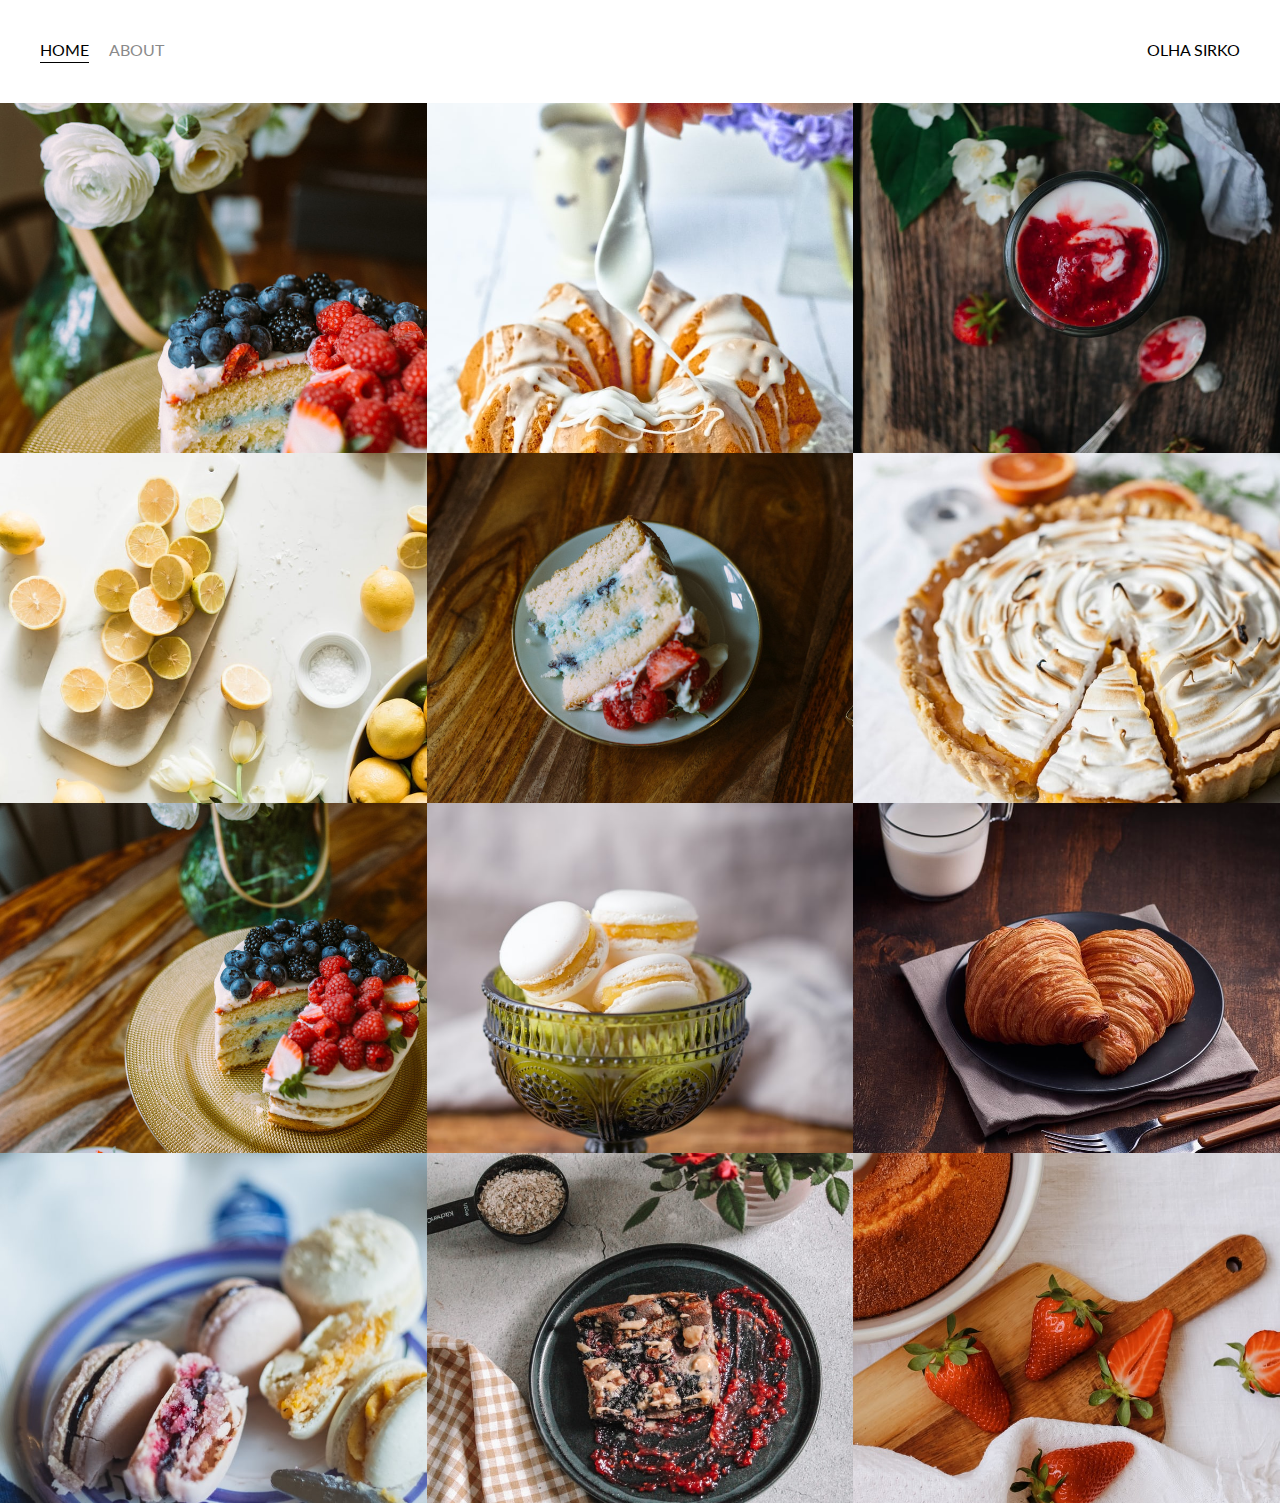
<file: index.html>
<!DOCTYPE html>
<html lang="en">
<head>
    <meta charset="UTF-8">
    <title>Gallery</title>
    <link rel="stylesheet" href="https://fonts.googleapis.com/css?family=Lato">
    <link href="https://fonts.googleapis.com/icon?family=Material+Icons" rel="stylesheet">
    <meta name="viewport" content="width=device-width, initial-scale=1.0">
    <link rel="stylesheet" href="styles.css">
</head>
<body>
<div class="container">
    <div class="navbar">
        <div class="left-side">
            <div class="hamburger" onclick="toggleClass()">
                <i class="material-icons">menu</i>
                <i class="material-icons hidden">close</i>
            </div>

            <div class="links">
                <div class="nav-link-wrapper active-nav-link">
                    <a href="index.html">Home</a>
                </div>

                <div class="nav-link-wrapper">
                    <a href="about.html">About</a>
                </div>
            </div>

        </div>

        <div class="right-side">
            <div class="brand">
                <div>OLHA SIRKO</div>
            </div>
        </div>
    </div>

    <div class="content-wrapper">
        <div class="items-wrapper">

            <div class="single-item-wrapper">
                <div class="item-img-background" style="background-image: url(images/1.jpg)"></div>

                <div class="item-text-wrapper">
                    <div class="subtitle">
                        Lorem ipsum dolor sit amet, consetetur sadipscing elitr, sed diam nonumy eirmod
                        tempor invidunt ut labore et dolore magna aliquyam erat, sed diam voluptua.
                        At vero eos et accusam et justo duo dolores et ea rebum. Stet clita kasd gubergren,
                        no sea takimata sanctus est Lorem ipsum dolor sit amet.
                    </div>
                </div>
            </div>

            <div class="single-item-wrapper">
                <div class="item-img-background" style="background-image: url(images/2.jpg)"></div>

                <div class="item-text-wrapper">
                    <div class="subtitle">
                        Lorem ipsum dolor sit amet, consetetur sadipscing elitr, sed diam nonumy eirmod tempor
                        invidunt ut labore et dolore magna aliquyam erat, sed diam voluptua.
                    </div>
                </div>
            </div>

            <div class="single-item-wrapper">
                <div class="item-img-background" style="background-image: url(images/3.jpg)"></div>

                <div class="item-text-wrapper">
                    <div class="subtitle">
                        Lorem ipsum dolor sit amet, consetetur sadipscing elitr, sed diam nonumy eirmod tempor
                        invidunt ut labore et dolore magna aliquyam erat, sed diam voluptua.
                        At vero eos et accusam et justo duo dolores et ea rebum.
                    </div>
                </div>
            </div>

            <div class="single-item-wrapper">
                <div class="item-img-background" style="background-image: url(images/4.jpg)"></div>

                <div class="item-text-wrapper">
                    <div class="subtitle">
                        Lorem ipsum dolor sit amet, consetetur sadipscing elitr, sed diam nonumy eirmod tempor
                        invidunt ut labore et dolore magna aliquyam erat, sed diam voluptua.
                    </div>
                </div>
            </div>

            <div class="single-item-wrapper">
                <div class="item-img-background" style="background-image: url(images/5.jpg)"></div>

                <div class="item-text-wrapper">
                    <div class="subtitle">
                        Lorem ipsum dolor sit amet, consetetur sadipscing elitr, sed diam nonumy eirmod
                        tempor invidunt ut labore et dolore magna aliquyam erat, sed diam voluptua.
                        At vero eos et accusam et justo duo dolores et ea rebum. Stet clita kasd gubergren,
                        no sea takimata sanctus est Lorem ipsum dolor sit amet.
                    </div>
                </div>
            </div>

            <div class="single-item-wrapper">
                <div class="item-img-background" style="background-image: url(images/6.jpg)"></div>

                <div class="item-text-wrapper">
                    <div class="subtitle">
                        Lorem ipsum dolor sit amet, consetetur sadipscing elitr, sed diam nonumy eirmod tempor
                        invidunt ut labore et dolore magna aliquyam erat, sed diam voluptua.
                    </div>
                </div>
            </div>

            <div class="single-item-wrapper">
                <div class="item-img-background" style="background-image: url(images/7.jpg)"></div>

                <div class="item-text-wrapper">
                    <div class="subtitle">
                        Lorem ipsum dolor sit amet, consetetur sadipscing elitr, sed diam nonumy eirmod
                        tempor invidunt ut labore et dolore magna aliquyam erat, sed diam voluptua.
                    </div>
                </div>
            </div>

            <div class="single-item-wrapper">
                <div class="item-img-background" style="background-image: url(images/8.jpg)"></div>

                <div class="item-text-wrapper">
                    <div class="subtitle">
                        Lorem ipsum dolor sit amet, consetetur sadipscing elitr, sed diam nonumy eirmod tempor
                        invidunt ut labore et dolore magna aliquyam erat, sed diam voluptua.
                        At vero eos et accusam et justo duo dolores et ea rebum. Stet clita kasd gubergren,
                        no sea takimata sanctus est Lorem ipsum dolor sit amet.
                    </div>
                </div>
            </div>

            <div class="single-item-wrapper">
                <div class="item-img-background" style="background-image: url(images/9.jpg)"></div>

                <div class="item-text-wrapper">
                    <div class="subtitle">
                        Lorem ipsum dolor sit amet, consetetur sadipscing elitr, sed diam nonumy eirmod tempor
                        invidunt ut labore et dolore magna aliquyam erat, sed diam voluptua.
                        At vero eos et accusam et justo duo dolores et ea rebum.
                    </div>
                </div>
            </div>

            <div class="single-item-wrapper">
                <div class="item-img-background" style="background-image: url(images/10.jpg)"></div>

                <div class="item-text-wrapper">
                    <div class="subtitle">
                        Lorem ipsum dolor sit amet, consetetur sadipscing elitr, sed diam nonumy eirmod tempor
                        invidunt ut labore et dolore magna aliquyam erat, sed diam voluptua.
                    </div>
                </div>
            </div>

            <div class="single-item-wrapper">
                <div class="item-img-background" style="background-image: url(images/11.jpg)"></div>

                <div class="item-text-wrapper">
                    <div class="subtitle">
                        Lorem ipsum dolor sit amet, consetetur sadipscing elitr, sed diam nonumy eirmod tempor
                        invidunt ut labore et dolore magna aliquyam erat, sed diam voluptua.
                        At vero eos et accusam et justo duo dolores et ea rebum.
                    </div>
                </div>
            </div>

            <div class="single-item-wrapper">
                <div class="item-img-background" style="background-image: url(images/12.jpg)"></div>

                <div class="item-text-wrapper">
                    <div class="subtitle">
                        Lorem ipsum dolor sit amet, consetetur sadipscing elitr, sed diam nonumy eirmod tempor
                        invidunt ut labore et dolore magna aliquyam erat, sed diam voluptua.
                    </div>
                </div>
            </div>

        </div>
    </div>

</div>
</body>

<script>

    // hover on single image to get and remove dark background
    const items = document.querySelectorAll('.single-item-wrapper');

    items.forEach(item => {
        item.addEventListener('mouseover', () => {
            item.childNodes[1].classList.add('img-darken');
        })

        item.addEventListener('mouseout', () => {
            item.childNodes[1].classList.remove('img-darken');
        })
    })

    // click in burger and get or hide the menu
    function toggleClass() {
        let menu = document.querySelector('.links');
        menu.classList.toggle("toggleCls");

        let hamburgerIcons = document.querySelectorAll('.hamburger > i');
        hamburgerIcons.forEach(function (el) {
            el.classList.toggle('hidden');
        })

    }
</script>

</html>
</file>
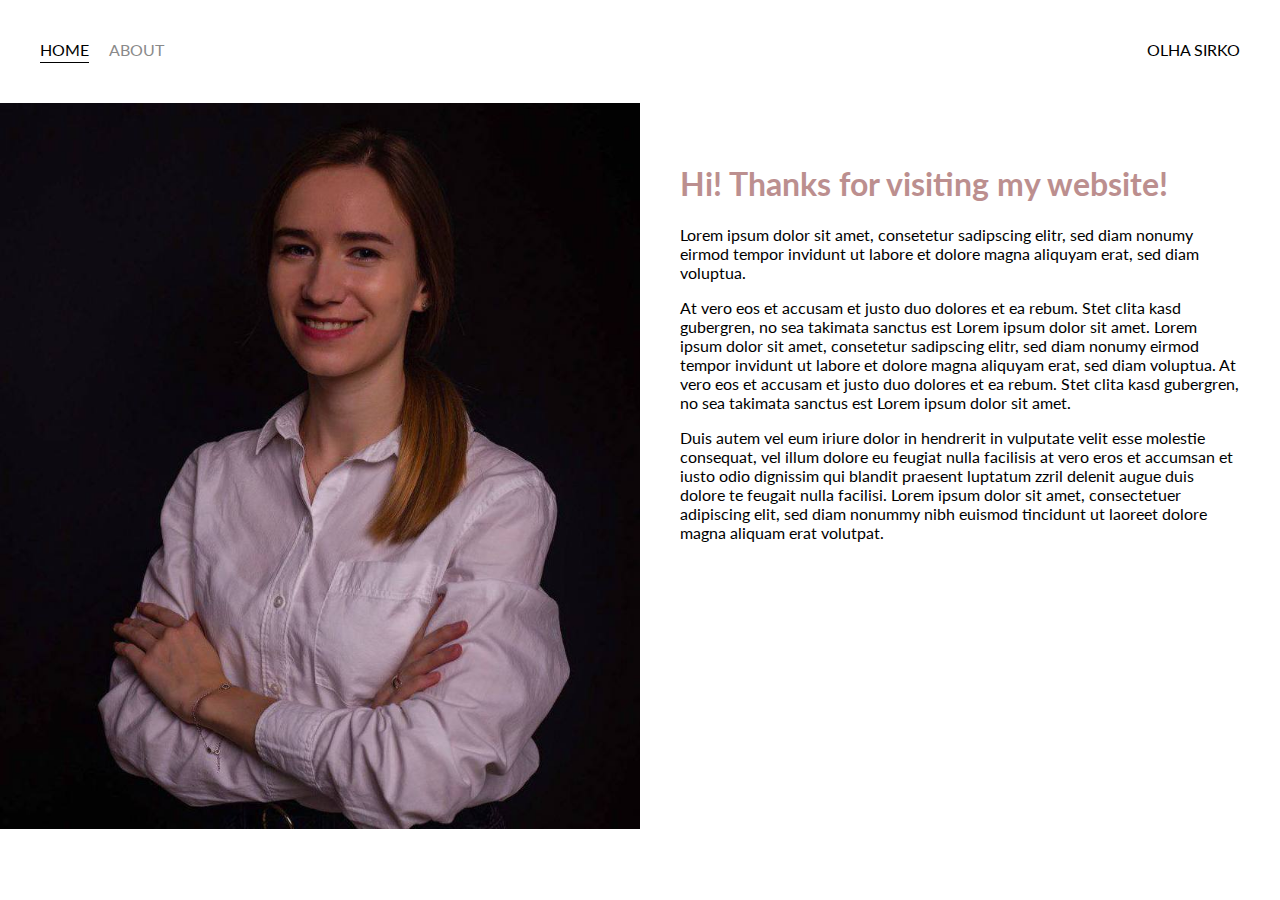
<file: about.html>
<!DOCTYPE html>
<html lang="en">
<head>
    <meta charset="UTF-8">
    <title>About</title>
    <link rel="stylesheet" href="https://fonts.googleapis.com/css?family=Lato">
    <link href="https://fonts.googleapis.com/icon?family=Material+Icons" rel="stylesheet">
    <link rel="stylesheet" href="styles.css">
    <meta name="viewport" content="width=device-width, initial-scale=1.0">
</head>
<body>
<div class="container">
    <div class="navbar">
        <div class="left-side">
            <div class="hamburger" onclick="toggleClass()">
                <i class="material-icons">menu</i>
                <i class="material-icons hidden">close</i>
            </div>

            <div class="links">
                <div class="nav-link-wrapper active-nav-link">
                    <a href="index.html">Home</a>
                </div>

                <div class="nav-link-wrapper">
                    <a href="about.html">About</a>
                </div>
            </div>

        </div>

        <div class="right-side">
            <div class="brand">
                <div>OLHA SIRKO</div>
            </div>
        </div>
    </div>

    <div class="content-wrapper">
        <div class="two-column-wrapper">
            <div class="image-wrapper">
                <img src="images/photo.jpg" alt="">
            </div>

            <div class="text-wrapper">
                <h1>Hi! Thanks for visiting my website!</h1>
                <p>
                    Lorem ipsum dolor sit amet, consetetur sadipscing elitr, sed diam nonumy eirmod tempor
                    invidunt ut labore et dolore magna aliquyam erat, sed diam voluptua.
                </p>

                <p>
                    At vero eos et accusam et justo duo dolores et ea rebum. Stet clita kasd gubergren,
                    no sea takimata sanctus est Lorem ipsum dolor sit amet.
                    Lorem ipsum dolor sit amet, consetetur sadipscing elitr, sed diam nonumy eirmod tempor invidunt
                    ut labore et dolore magna aliquyam erat, sed diam voluptua.
                    At vero eos et accusam et justo duo dolores et ea rebum. Stet clita kasd gubergren, no sea takimata
                    sanctus est Lorem ipsum dolor sit amet.
                </p>

                <p>
                    Duis autem vel eum iriure dolor in hendrerit in vulputate velit esse molestie consequat,
                    vel illum dolore eu feugiat nulla facilisis at vero eros et accumsan et iusto odio dignissim
                    qui blandit praesent luptatum zzril delenit augue duis dolore te feugait nulla facilisi.
                    Lorem ipsum dolor sit amet, consectetuer adipiscing elit, sed diam nonummy nibh euismod tincidunt
                    ut laoreet dolore magna aliquam erat volutpat.
                </p>
            </div>
        </div>
    </div>

</div>
</body>

<script>
    function toggleClass() {
        let menu = document.querySelector('.links');
        menu.classList.toggle("toggleCls");

        let hamburgerIcons = document.querySelectorAll('.hamburger > i');
        hamburgerIcons.forEach(function (el) {
            el.classList.toggle('hidden');
        })
    }
</script>

</html>
</file>
<file: styles.css>
/* ---- Main styles ---- */
body {
    margin: 0;
    padding: 0;
    font-family: "Lato", sans-serif;
}

.container {
    display: grid;
    grid-template-columns: 1fr;
}

/* ---- Nav styles ---- */
.navbar {
    display: flex;
    justify-content: space-between;
    padding: 40px;
}

.left-side > .links {
    display: flex;
}

.navbar .left-side > .links > div {
    margin-right: 20px;
    text-transform: uppercase;
}

.nav-link-wrapper {
    height: 22px;
    border-bottom: 1px solid transparent;
}

.nav-link-wrapper a {
    color: #8a8a8a;
    text-decoration: none;
}

.nav-link-wrapper:hover {
    border-bottom: 1px solid black;
    transition: border-bottom 0.5s;
}

.nav-link-wrapper a:hover {
    color: black;
    transition: color 0.5s;
}

.active-nav-link {
    border-bottom: 1px solid black;
}

.active-nav-link a {
    color: black;
}

/* ---- Portfolio styles ---- */
.items-wrapper {
    display: grid;
    grid-template-columns: 1fr 1fr 1fr;
}

.single-item-wrapper {
    position: relative;
}

.item-img-background {
    height: 350px;
    width: 100%;
    background-size: cover;
    background-position: center;
    background-repeat: no-repeat;
}

.item-text-wrapper {
    position: absolute;
    top: 0;
    display: flex;
    flex-direction: column;
    justify-content: center;
    height: 100%;
    text-align: center;
    padding: 0 15%;

}

.item-text-wrapper .subtitle {
    transition: 1s;
    color: transparent;
    /* to make a frame around the text */
    /* border: 1px solid transparent;*/
}

.item-text-wrapper:hover .subtitle {
    font-weight: 500;
    color: lightgrey;
    /* to make a frame around the text */
    /* opacity: 0.7;
     border: 1px solid transparent;
     background-color: #ffffff;*/
}

.img-darken {
    transition: 1s;
    filter: brightness(10%);
}

/* ---- About page ---- */
.two-column-wrapper {
    display: grid;
    grid-template-columns: 1fr 1fr;
}

/*.image-wrapper {
    padding-left: 20px;
}*/

.image-wrapper img {
    width: 100%;
}

.text-wrapper {
    padding: 40px;
}

.text-wrapper h1 {
    color: rosybrown;
}

/* ---- Portfolio styles responsive ---- */
@media all and (max-width: 800px) {
    .items-wrapper {
        grid-template-columns: 1fr 1fr;
    }
}

@media all and (max-width: 430px) {
    .items-wrapper {
        grid-template-columns: 1fr;
    }

    .two-column-wrapper {
        grid-template-columns: 1fr;
    }
}

/* ---- About page responsive ---- */
@media all and (max-width: 960px) {

    .two-column-wrapper {
        display: block;
    }

    .image-wrapper img {
        float: left;
        padding: 25px;
        width: 450px;
    }
}

@media all and (max-width: 720px) {

    .two-column-wrapper {
        display: block;
    }

    .image-wrapper img {
        float: left;
        padding: 25px;
        width: 250px;
    }
}

@media all and (max-width: 500px) {

    .two-column-wrapper {
        display: grid;
        grid-template-columns: 1fr;
    }

    .image-wrapper img {
        width: 100%;
        padding: 0;
    }

    /* links disappear and burger menu appears */
    .left-side .links {
        display: none;
    }

    .links.toggleCls {
        display: flex;
        flex-direction: column;
        align-items: center;
        animation-name: navLinksFade;
        animation-duration: 0.5s;
    }

    .links.toggleCls > .nav-link-wrapper {
        margin-top: 20px;
        margin-left: 20px;
    }

    @keyframes navLinksFade {
        from {
            opacity: 0;
            display: none;
        }
        to {
            opacity: 1;
            display: flex;
        }
    }
}

.hidden {
    display: none;
}

/* hide the burger menu */
@media all and (min-width: 501px) {
    .left-side .hamburger {
        display: none;
    }
}
</file>
